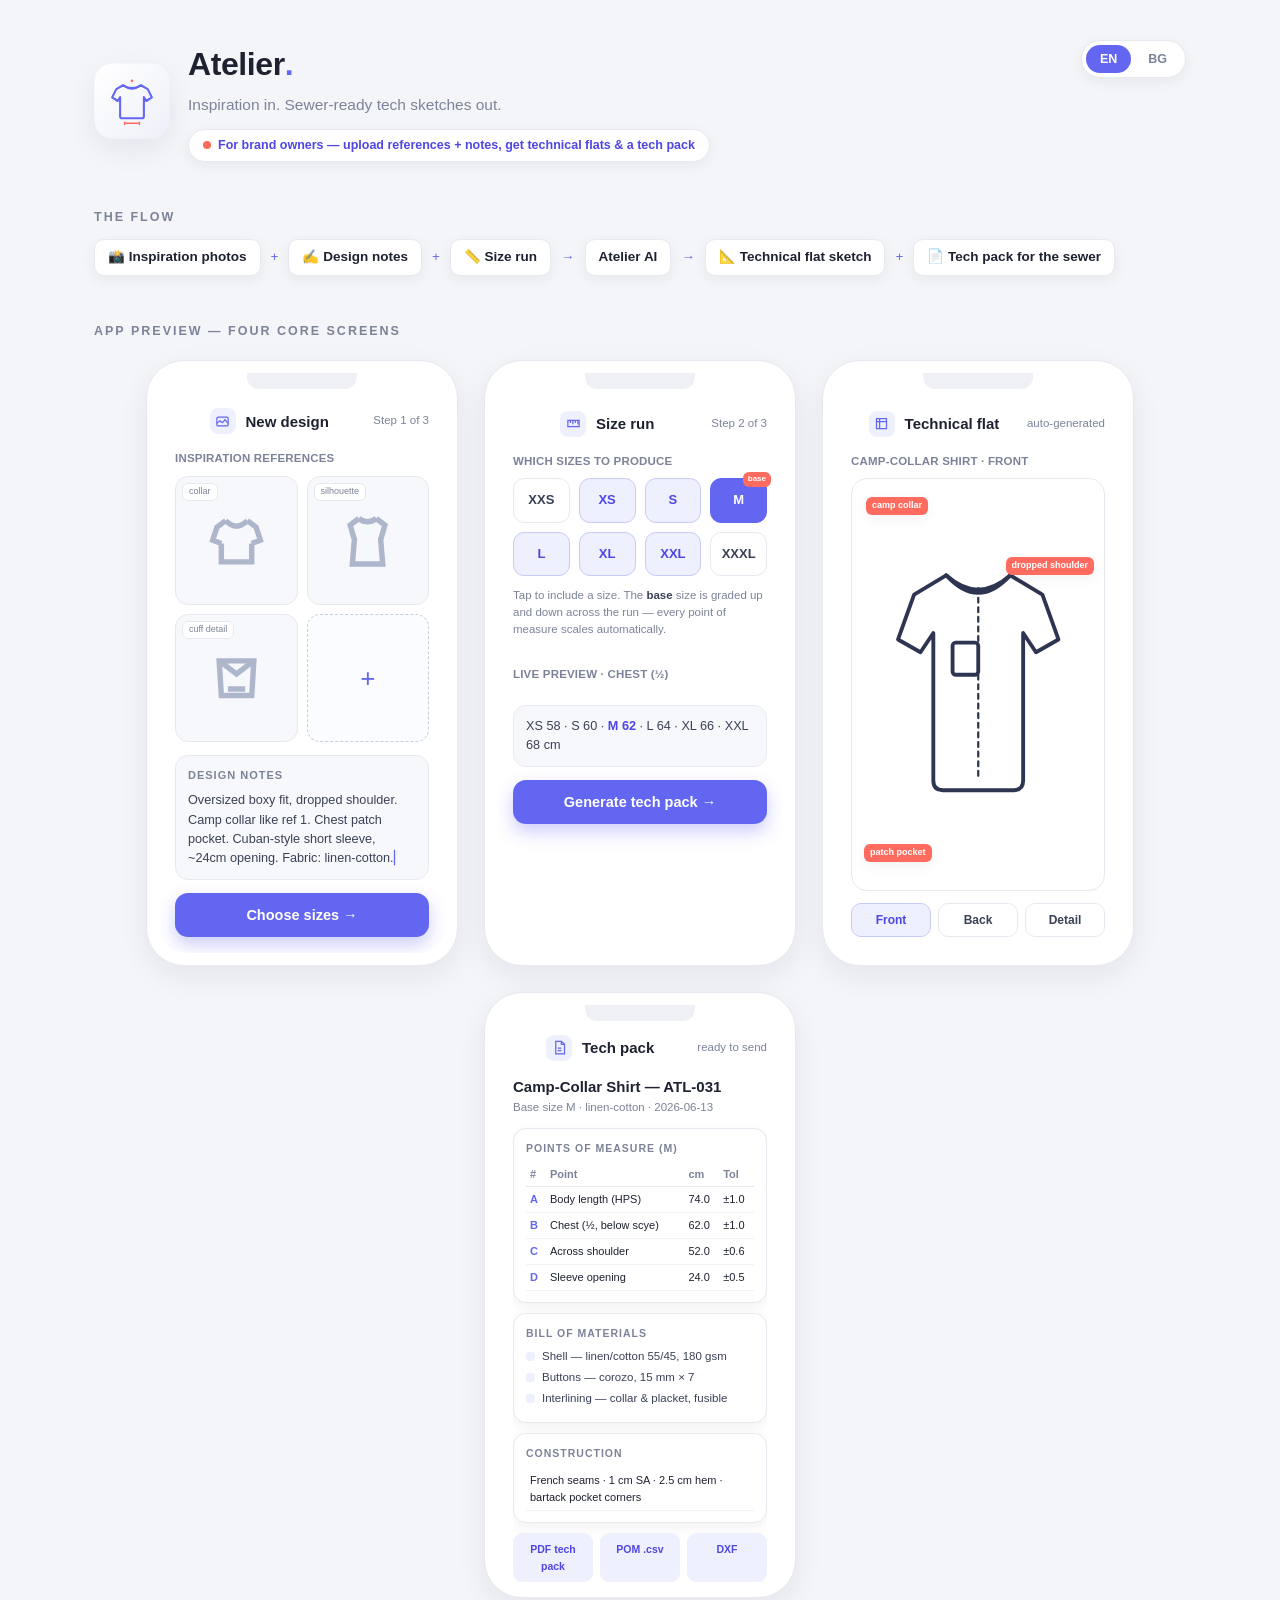
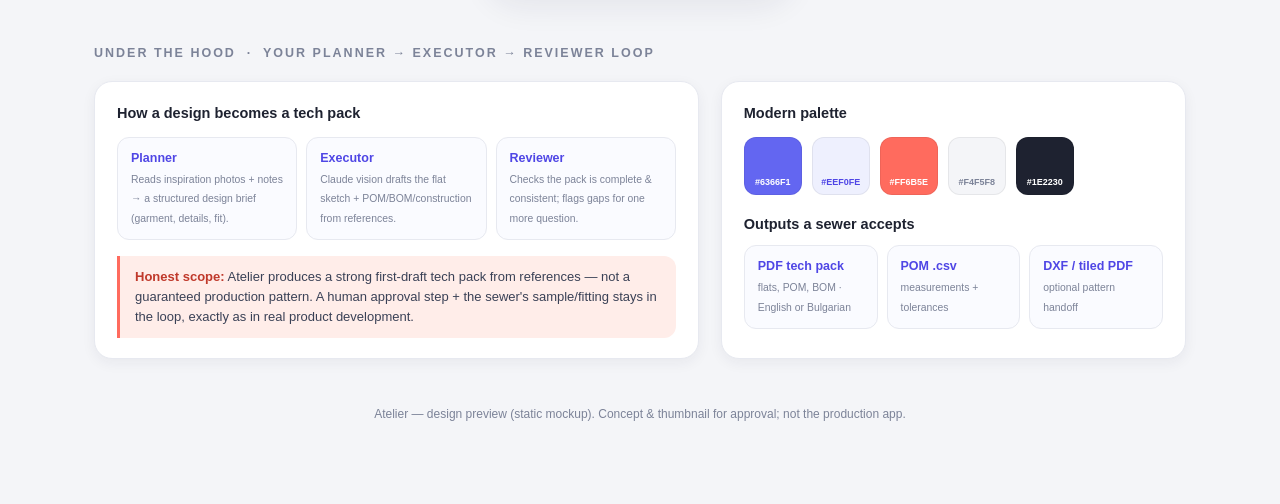
<file: design/preview.html>
<!doctype html>
<html lang="en">
<head>
<meta charset="utf-8"/>
<meta name="viewport" content="width=device-width, initial-scale=1"/>
<title>Atelier — Design Preview</title>
<style>
  :root{
    --canvas:#f4f5f8; --surface:#ffffff; --ink:#1e2230; --muted:#7c8398;
    --line:#e7e9f0; --accent:#6366f1; --accent-d:#4f46e5; --accent-soft:#eef0fe;
    --coral:#ff6b5e; --coral-soft:#ffede9; --ok:#16a34a; --warn:#f59e0b;
    --shadow:0 10px 30px rgba(28,30,70,.07); --shadow-sm:0 4px 14px rgba(28,30,70,.06);
  }
  *{box-sizing:border-box}
  body{margin:0;background:var(--canvas);color:var(--ink);
       font:15px/1.55 -apple-system,BlinkMacSystemFont,"Segoe UI",Roboto,Helvetica,Arial,sans-serif;}
  .wrap{max-width:1140px;margin:0 auto;padding:40px 24px 80px}
  /* brand */
  header.brand{display:flex;align-items:center;gap:18px;margin-bottom:6px}
  .icon{width:76px;height:76px;border-radius:20px;box-shadow:var(--shadow)}
  h1{font-size:32px;margin:0;letter-spacing:-.4px;font-weight:800}
  h1 b{color:var(--accent)}
  .tag{color:var(--muted);margin:3px 0 0;font-size:15.5px}
  .pill{display:inline-flex;align-items:center;gap:7px;margin-top:12px;padding:6px 14px;
        background:var(--surface);border:1px solid var(--line);border-radius:999px;
        color:var(--accent-d);font-size:12.5px;font-weight:600;box-shadow:var(--shadow-sm)}
  .pill .d{width:8px;height:8px;border-radius:50%;background:var(--coral)}
  .langsw{margin-left:auto;align-self:flex-start;display:flex;gap:3px;background:#fff;
          border:1px solid var(--line);border-radius:999px;padding:4px;box-shadow:var(--shadow-sm)}
  .langsw button{border:0;background:transparent;font-weight:700;font-size:12.5px;color:var(--muted);
                 padding:7px 14px;border-radius:999px;cursor:pointer}
  .langsw button.on{background:var(--accent);color:#fff}
  h2.section{font-size:12.5px;text-transform:uppercase;letter-spacing:2px;color:var(--muted);
        margin:46px 0 18px;font-weight:700}
  .flowbar{display:flex;align-items:center;gap:10px;flex-wrap:wrap;margin:-6px 0 22px;color:var(--muted);font-size:13.5px}
  .flowbar b{color:var(--ink)}
  .step{background:var(--surface);border:1px solid var(--line);border-radius:10px;padding:7px 13px;box-shadow:var(--shadow-sm)}
  .flowbar .a{color:var(--accent)}
  /* phones */
  .phones{display:flex;gap:26px;flex-wrap:wrap;justify-content:center}
  .phone{width:312px;background:#fff;border:1px solid var(--line);border-radius:38px;
         padding:12px;box-shadow:var(--shadow)}
  .screen{background:var(--canvas);border-radius:28px;overflow:hidden;height:580px;display:flex;flex-direction:column}
  .notch{height:24px;display:flex;justify-content:center;background:#fff}
  .notch::after{content:"";width:110px;height:16px;background:#eef0f6;border-radius:0 0 12px 12px}
  .scr-pad{padding:14px 16px 16px;flex:1;display:flex;flex-direction:column;background:#fff}
  .scr-h{display:flex;align-items:center;gap:10px;margin-bottom:14px}
  .scr-h .dot{width:26px;height:26px;border-radius:8px;background:var(--accent-soft);
              display:flex;align-items:center;justify-content:center}
  .scr-h .dot svg{width:15px;height:15px;stroke:var(--accent)}
  .scr-h b{font-size:15px}
  .scr-h span{margin-left:auto;color:var(--muted);font-size:11.5px}
  .label{font-size:11.5px;color:var(--muted);font-weight:600;margin:2px 0 8px;letter-spacing:.2px}
  /* screen 1: inspiration upload */
  .grid-insp{display:grid;grid-template-columns:1fr 1fr;gap:9px}
  .thumb{aspect-ratio:1/1.05;border-radius:13px;border:1px solid var(--line);overflow:hidden;
         display:flex;align-items:center;justify-content:center;background:#f7f8fb;position:relative}
  .thumb svg{width:54%;height:54%;stroke:#aeb6cc;fill:none;stroke-width:5}
  .thumb.add{border:1.5px dashed #c7cee0;color:var(--accent);font-size:26px;background:#fbfcff}
  .thumb .tagx{position:absolute;top:6px;left:6px;font-size:9px;background:#fff;border:1px solid var(--line);
               border-radius:6px;padding:1px 6px;color:var(--muted)}
  .notes{margin-top:13px;background:#f7f8fb;border:1px solid var(--line);border-radius:13px;padding:11px 12px;flex:1}
  .notes .lab{font-size:11px;color:var(--muted);font-weight:700;text-transform:uppercase;letter-spacing:1px}
  .notes p{margin:7px 0 0;font-size:12.7px;color:#3a4156;line-height:1.5}
  .notes .cursor{color:var(--accent)}
  .cta{margin-top:13px;background:var(--accent);color:#fff;border:0;border-radius:13px;
       padding:14px;font-weight:700;font-size:14.5px;box-shadow:0 8px 18px rgba(99,102,241,.32)}
  /* size run chips */
  .sizes{display:flex;flex-wrap:wrap;gap:9px}
  .chip{min-width:44px;text-align:center;padding:11px 0;border-radius:11px;border:1px solid var(--line);
        background:#fff;font-weight:700;font-size:13px;color:#3a4156;position:relative;flex:1}
  .chip.on{background:var(--accent-soft);border-color:#c7cbf7;color:var(--accent-d)}
  .chip.base{background:var(--accent);border-color:var(--accent);color:#fff}
  .chip .b{position:absolute;top:-7px;right:-5px;background:var(--coral);color:#fff;font-size:8px;
           padding:1px 5px;border-radius:6px;font-weight:700}
  .hint{font-size:11.5px;color:var(--muted);margin-top:11px;line-height:1.5}
  .hint b{color:#3a4156}
  /* screen 2: technical sketch */
  .sketchwrap{flex:1;border:1px solid var(--line);border-radius:16px;background:
      linear-gradient(#fff,#fff) padding-box,
      repeating-linear-gradient(0deg,#f2f3f8,#f2f3f8 1px,transparent 1px,transparent 22px),
      repeating-linear-gradient(90deg,#f2f3f8,#f2f3f8 1px,transparent 1px,transparent 22px);
      position:relative;display:flex;align-items:center;justify-content:center;gap:8px;padding:10px}
  .sketchwrap svg{height:74%}
  .pin{position:absolute;background:var(--coral);color:#fff;font-size:9px;font-weight:700;
       border-radius:6px;padding:2px 6px;box-shadow:var(--shadow-sm)}
  .seg{display:flex;gap:7px;margin-top:12px}
  .seg button{flex:1;font-size:12px;padding:9px;border-radius:10px;border:1px solid var(--line);
              background:#fff;color:#3a4156;font-weight:600}
  .seg button.on{background:var(--accent-soft);border-color:#c7cbf7;color:var(--accent-d)}
  /* screen 3: tech pack */
  .doc{flex:1;overflow:auto}
  .doc h3{margin:0 0 1px;font-size:15px}
  .doc .sub{color:var(--muted);font-size:11.5px;margin-bottom:11px}
  .blk{border:1px solid var(--line);border-radius:13px;padding:11px 12px;margin-bottom:10px;background:#fff;box-shadow:var(--shadow-sm)}
  .blk .bh{font-size:10.5px;text-transform:uppercase;letter-spacing:1px;color:var(--muted);font-weight:700;margin-bottom:7px}
  table{width:100%;border-collapse:collapse;font-size:11px}
  th{text-align:left;color:var(--muted);font-weight:600;padding:3px 4px;border-bottom:1px solid var(--line)}
  td{padding:4px;border-bottom:1px solid #f1f2f7;font-variant-numeric:tabular-nums}
  td.pom{color:var(--accent);font-weight:700;width:20px}
  .bom li{font-size:11.5px;color:#3a4156;margin:3px 0;list-style:none;display:flex;gap:7px}
  .bom li::before{content:"";width:9px;height:9px;border-radius:3px;background:var(--accent-soft);margin-top:4px}
  .bom{padding:0;margin:0}
  .dl{display:flex;gap:7px;margin-top:4px}
  .dl span{flex:1;text-align:center;font-size:10.5px;background:var(--accent-soft);color:var(--accent-d);
           border-radius:9px;padding:8px 4px;font-weight:700}
  /* cards row */
  .grid2{display:grid;grid-template-columns:1.3fr 1fr;gap:22px}
  .card{background:var(--surface);border:1px solid var(--line);border-radius:18px;padding:20px 22px;box-shadow:var(--shadow-sm)}
  .card h4{margin:0 0 12px;font-size:14.5px}
  .pipe{display:flex;align-items:stretch;gap:9px;flex-wrap:wrap}
  .node{flex:1;min-width:120px;background:#fafbff;border:1px solid var(--line);border-radius:12px;padding:11px 13px;font-size:12.5px}
  .node b{display:block;color:var(--accent-d);margin-bottom:2px}
  .node small{color:var(--muted)}
  .swatches{display:flex;gap:10px;flex-wrap:wrap}
  .sw{width:58px;height:58px;border-radius:12px;border:1px solid #00000010;display:flex;align-items:flex-end;
      justify-content:center;font-size:9px;padding-bottom:4px;font-weight:600}
  .note{margin-top:16px;font-size:13px;color:#3a4156;background:var(--coral-soft);
        border-left:3px solid var(--coral);padding:11px 15px;border-radius:0 12px 12px 0}
  .note b{color:#c0392b}
  footer{margin-top:46px;color:var(--muted);font-size:12px;text-align:center}
  @media(max-width:720px){.grid2{grid-template-columns:1fr}}
</style>
</head>
<body>
<div class="wrap">

  <header class="brand">
    <svg class="icon" viewBox="0 0 512 512" xmlns="http://www.w3.org/2000/svg">
      <defs><linearGradient id="t" x1="0" y1="0" x2="1" y2="1"><stop offset="0" stop-color="#fff"/><stop offset="1" stop-color="#eef0f8"/></linearGradient></defs>
      <rect width="512" height="512" rx="116" fill="url(#t)"/>
      <rect x="3" y="3" width="506" height="506" rx="114" fill="none" stroke="#e3e6f1" stroke-width="2"/>
      <g fill="none" stroke="#6366f1" stroke-width="14" stroke-linejoin="round" stroke-linecap="round">
        <path d="M196 150 L150 176 L122 232 L160 256 L176 230 L176 360 Q176 372 188 372 L324 372 Q336 372 336 360 L336 230 L352 256 L390 232 L362 176 L316 150 Q256 188 196 150 Z"/>
        <path d="M196 150 Q256 196 316 150"/>
      </g>
      <g stroke="#ff6b5e" stroke-width="9" stroke-linecap="round">
        <line x1="206" y1="406" x2="306" y2="406"/><line x1="206" y1="398" x2="206" y2="414"/><line x1="306" y1="398" x2="306" y2="414"/>
      </g>
      <circle cx="256" cy="120" r="9" fill="#ff6b5e"/>
    </svg>
    <div>
      <h1>Atelier<b>.</b></h1>
      <p class="tag">Inspiration in. Sewer-ready tech sketches out.</p>
      <span class="pill"><span class="d"></span> For brand owners — upload references + notes, get technical flats &amp; a tech pack</span>
    </div>
    <div class="langsw" title="Output language — brief and PDF documents">
      <button class="on">EN</button><button>BG</button>
    </div>
  </header>

  <h2 class="section">The flow</h2>
  <div class="flowbar">
    <span class="step">📸 <b>Inspiration photos</b></span><span class="a">+</span>
    <span class="step">✍️ <b>Design notes</b></span><span class="a">+</span>
    <span class="step">📏 <b>Size run</b></span><span class="a">→</span>
    <span class="step a"><b>Atelier AI</b></span><span class="a">→</span>
    <span class="step">📐 <b>Technical flat sketch</b></span><span class="a">+</span>
    <span class="step">📄 <b>Tech pack for the sewer</b></span>
  </div>

  <h2 class="section">App preview — four core screens</h2>
  <div class="phones">

    <!-- Screen 1: Inspiration + notes -->
    <div class="phone"><div class="screen">
      <div class="notch"></div>
      <div class="scr-pad">
        <div class="scr-h">
          <span class="dot"><svg viewBox="0 0 24 24" fill="none" stroke-width="2"><rect x="3" y="5" width="18" height="14" rx="2"/><path d="M3 15l5-4 4 3 4-5 5 6"/></svg></span>
          <b>New design</b><span>Step 1 of 3</span>
        </div>
        <div class="label">INSPIRATION REFERENCES</div>
        <div class="grid-insp">
          <div class="thumb"><span class="tagx">collar</span><svg viewBox="0 0 60 60"><path d="M20 12 L12 18 L8 30 L16 33 M40 12 L48 18 L52 30 L44 33 M16 33 L16 50 L44 50 L44 33 M20 12 Q30 22 40 12"/></svg></div>
          <div class="thumb"><span class="tagx">silhouette</span><svg viewBox="0 0 60 60"><path d="M22 10 L14 16 L18 30 M38 10 L46 16 L42 30 M22 10 Q30 16 38 10 M18 28 L16 52 L44 52 L42 28"/></svg></div>
          <div class="thumb"><span class="tagx">cuff detail</span><svg viewBox="0 0 60 60"><path d="M14 14 L46 14 L44 46 L16 46 Z M14 14 L30 26 L46 14 M22 40 L38 40"/></svg></div>
          <div class="thumb add">+</div>
        </div>
        <div class="notes">
          <div class="lab">Design notes</div>
          <p>Oversized boxy fit, dropped shoulder. Camp collar like ref 1. Chest patch pocket. Cuban-style short sleeve, ~24cm opening. Fabric: linen-cotton.<span class="cursor">▏</span></p>
        </div>
        <button class="cta">Choose sizes →</button>
      </div>
    </div></div>

    <!-- Screen 2: Size run -->
    <div class="phone"><div class="screen">
      <div class="notch"></div>
      <div class="scr-pad">
        <div class="scr-h">
          <span class="dot"><svg viewBox="0 0 24 24" fill="none" stroke-width="2"><path d="M3 7h18v10H3z"/><path d="M7 7v4M11 7v6M15 7v4M19 7v6"/></svg></span>
          <b>Size run</b><span>Step 2 of 3</span>
        </div>
        <div class="label">WHICH SIZES TO PRODUCE</div>
        <div class="sizes">
          <div class="chip">XXS</div>
          <div class="chip on">XS</div>
          <div class="chip on">S</div>
          <div class="chip base">M<span class="b">base</span></div>
          <div class="chip on">L</div>
          <div class="chip on">XL</div>
          <div class="chip on">XXL</div>
          <div class="chip">XXXL</div>
        </div>
        <p class="hint">Tap to include a size. The <b>base</b> size is graded up and down across the run — every point of measure scales automatically.</p>
        <div class="label" style="margin-top:16px">LIVE PREVIEW · CHEST (½)</div>
        <div class="notes" style="flex:0">
          <p style="margin:0">XS 58 · S 60 · <b style="color:var(--accent-d)">M 62</b> · L 64 · XL 66 · XXL 68 cm</p>
        </div>
        <button class="cta">Generate tech pack →</button>
      </div>
    </div></div>

    <!-- Screen 3: Technical sketch -->
    <div class="phone"><div class="screen">
      <div class="notch"></div>
      <div class="scr-pad">
        <div class="scr-h">
          <span class="dot"><svg viewBox="0 0 24 24" fill="none" stroke-width="2"><path d="M4 4h16v16H4z"/><path d="M4 9h16M9 4v16"/></svg></span>
          <b>Technical flat</b><span>auto-generated</span>
        </div>
        <div class="label">CAMP-COLLAR SHIRT · FRONT</div>
        <div class="sketchwrap">
          <svg viewBox="0 0 120 180" fill="none" stroke="#2e3550" stroke-width="2.4" stroke-linejoin="round" stroke-linecap="round">
            <path d="M40 22 L20 34 L10 62 L24 70 L32 58 L32 150 Q32 156 38 156 L82 156 Q88 156 88 150 L88 58 L96 70 L110 62 L100 34 L80 22 Q60 40 40 22 Z"/>
            <path d="M40 22 Q60 44 80 22"/>
            <path d="M60 30 L60 150" stroke-dasharray="3 3" stroke-width="1.4"/>
            <rect x="44" y="64" width="16" height="20" rx="2"/>
          </svg>
          <div class="pin" style="top:18px;left:14px">camp collar</div>
          <div class="pin" style="top:78px;right:10px">dropped shoulder</div>
          <div class="pin" style="bottom:28px;left:12px">patch pocket</div>
        </div>
        <div class="seg">
          <button class="on">Front</button>
          <button>Back</button>
          <button>Detail</button>
        </div>
      </div>
    </div></div>

    <!-- Screen 4: Tech pack -->
    <div class="phone"><div class="screen">
      <div class="notch"></div>
      <div class="scr-pad">
        <div class="scr-h">
          <span class="dot"><svg viewBox="0 0 24 24" fill="none" stroke-width="2"><path d="M6 2h9l5 5v15H6z"/><path d="M15 2v5h5M9 13h6M9 17h6"/></svg></span>
          <b>Tech pack</b><span>ready to send</span>
        </div>
        <div class="doc">
          <h3>Camp-Collar Shirt — ATL-031</h3>
          <div class="sub">Base size M · linen-cotton · 2026-06-13</div>
          <div class="blk">
            <div class="bh">Points of measure (M)</div>
            <table>
              <tr><th>#</th><th>Point</th><th>cm</th><th>Tol</th></tr>
              <tr><td class="pom">A</td><td>Body length (HPS)</td><td>74.0</td><td>±1.0</td></tr>
              <tr><td class="pom">B</td><td>Chest (½, below scye)</td><td>62.0</td><td>±1.0</td></tr>
              <tr><td class="pom">C</td><td>Across shoulder</td><td>52.0</td><td>±0.6</td></tr>
              <tr><td class="pom">D</td><td>Sleeve opening</td><td>24.0</td><td>±0.5</td></tr>
            </table>
          </div>
          <div class="blk">
            <div class="bh">Bill of materials</div>
            <ul class="bom">
              <li>Shell — linen/cotton 55/45, 180 gsm</li>
              <li>Buttons — corozo, 15 mm × 7</li>
              <li>Interlining — collar &amp; placket, fusible</li>
            </ul>
          </div>
          <div class="blk">
            <div class="bh">Construction</div>
            <table><tr><td>French seams · 1 cm SA · 2.5 cm hem · bartack pocket corners</td></tr></table>
          </div>
          <div class="dl"><span>PDF tech pack</span><span>POM .csv</span><span>DXF</span></div>
        </div>
      </div>
    </div></div>

  </div>

  <h2 class="section">Under the hood &nbsp;·&nbsp; your Planner → Executor → Reviewer loop</h2>
  <div class="grid2">
    <div class="card">
      <h4>How a design becomes a tech pack</h4>
      <div class="pipe">
        <div class="node"><b>Planner</b><small>Reads inspiration photos + notes → a structured design brief (garment, details, fit).</small></div>
        <div class="node"><b>Executor</b><small>Claude vision drafts the flat sketch + POM/BOM/construction from references.</small></div>
        <div class="node"><b>Reviewer</b><small>Checks the pack is complete &amp; consistent; flags gaps for one more question.</small></div>
      </div>
      <div class="note"><b>Honest scope:</b> Atelier produces a strong first-draft tech pack from references — not a guaranteed production pattern. A human approval step + the sewer's sample/fitting stays in the loop, exactly as in real product development.</div>
    </div>
    <div class="card">
      <h4>Modern palette</h4>
      <div class="swatches">
        <div class="sw" style="background:#6366f1;color:#fff">#6366F1</div>
        <div class="sw" style="background:#eef0fe;color:#4f46e5">#EEF0FE</div>
        <div class="sw" style="background:#ff6b5e;color:#fff">#FF6B5E</div>
        <div class="sw" style="background:#f4f5f8;color:#7c8398">#F4F5F8</div>
        <div class="sw" style="background:#1e2230;color:#fff">#1E2230</div>
      </div>
      <h4 style="margin:18px 0 10px">Outputs a sewer accepts</h4>
      <div class="pipe">
        <div class="node"><b>PDF tech pack</b><small>flats, POM, BOM · English or Bulgarian</small></div>
        <div class="node"><b>POM .csv</b><small>measurements + tolerances</small></div>
        <div class="node"><b>DXF / tiled PDF</b><small>optional pattern handoff</small></div>
      </div>
    </div>
  </div>

  <footer>Atelier — design preview (static mockup). Concept &amp; thumbnail for approval; not the production app.</footer>
</div>
</body>
</html>
</file>
